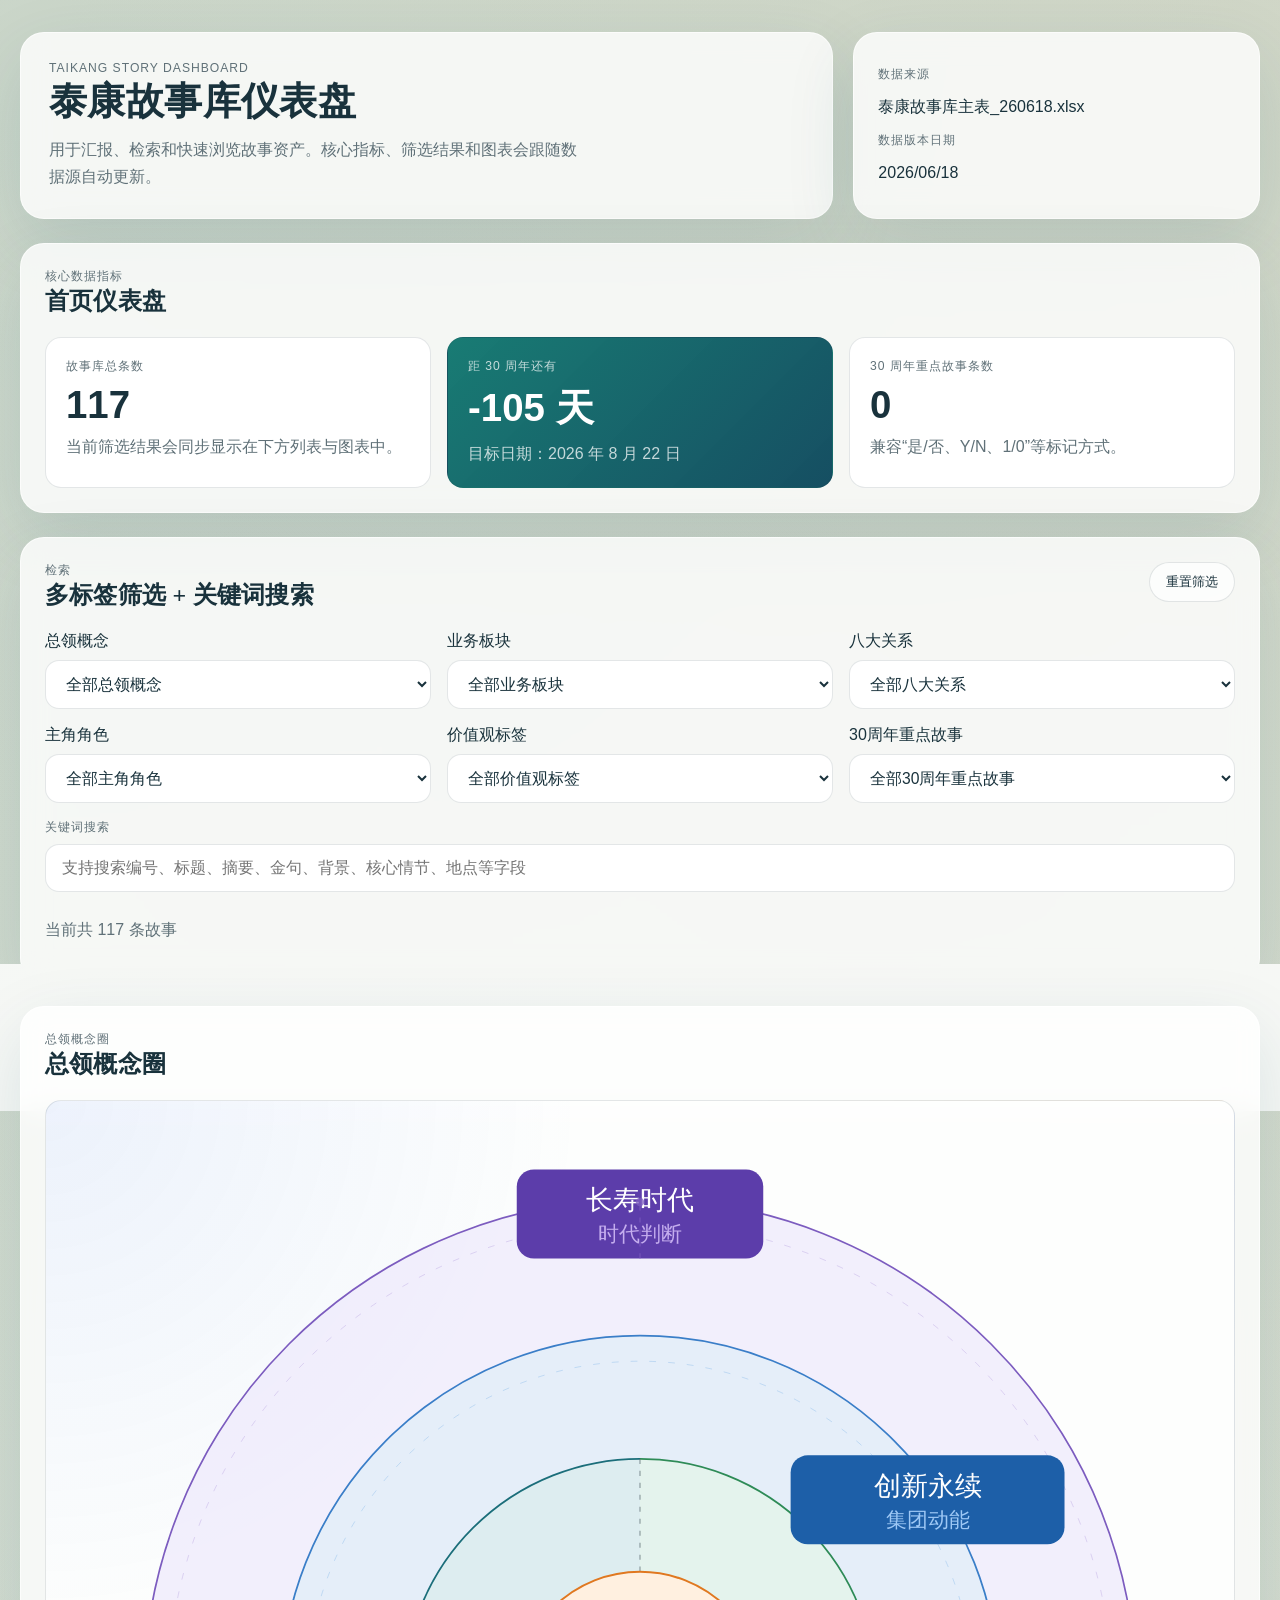
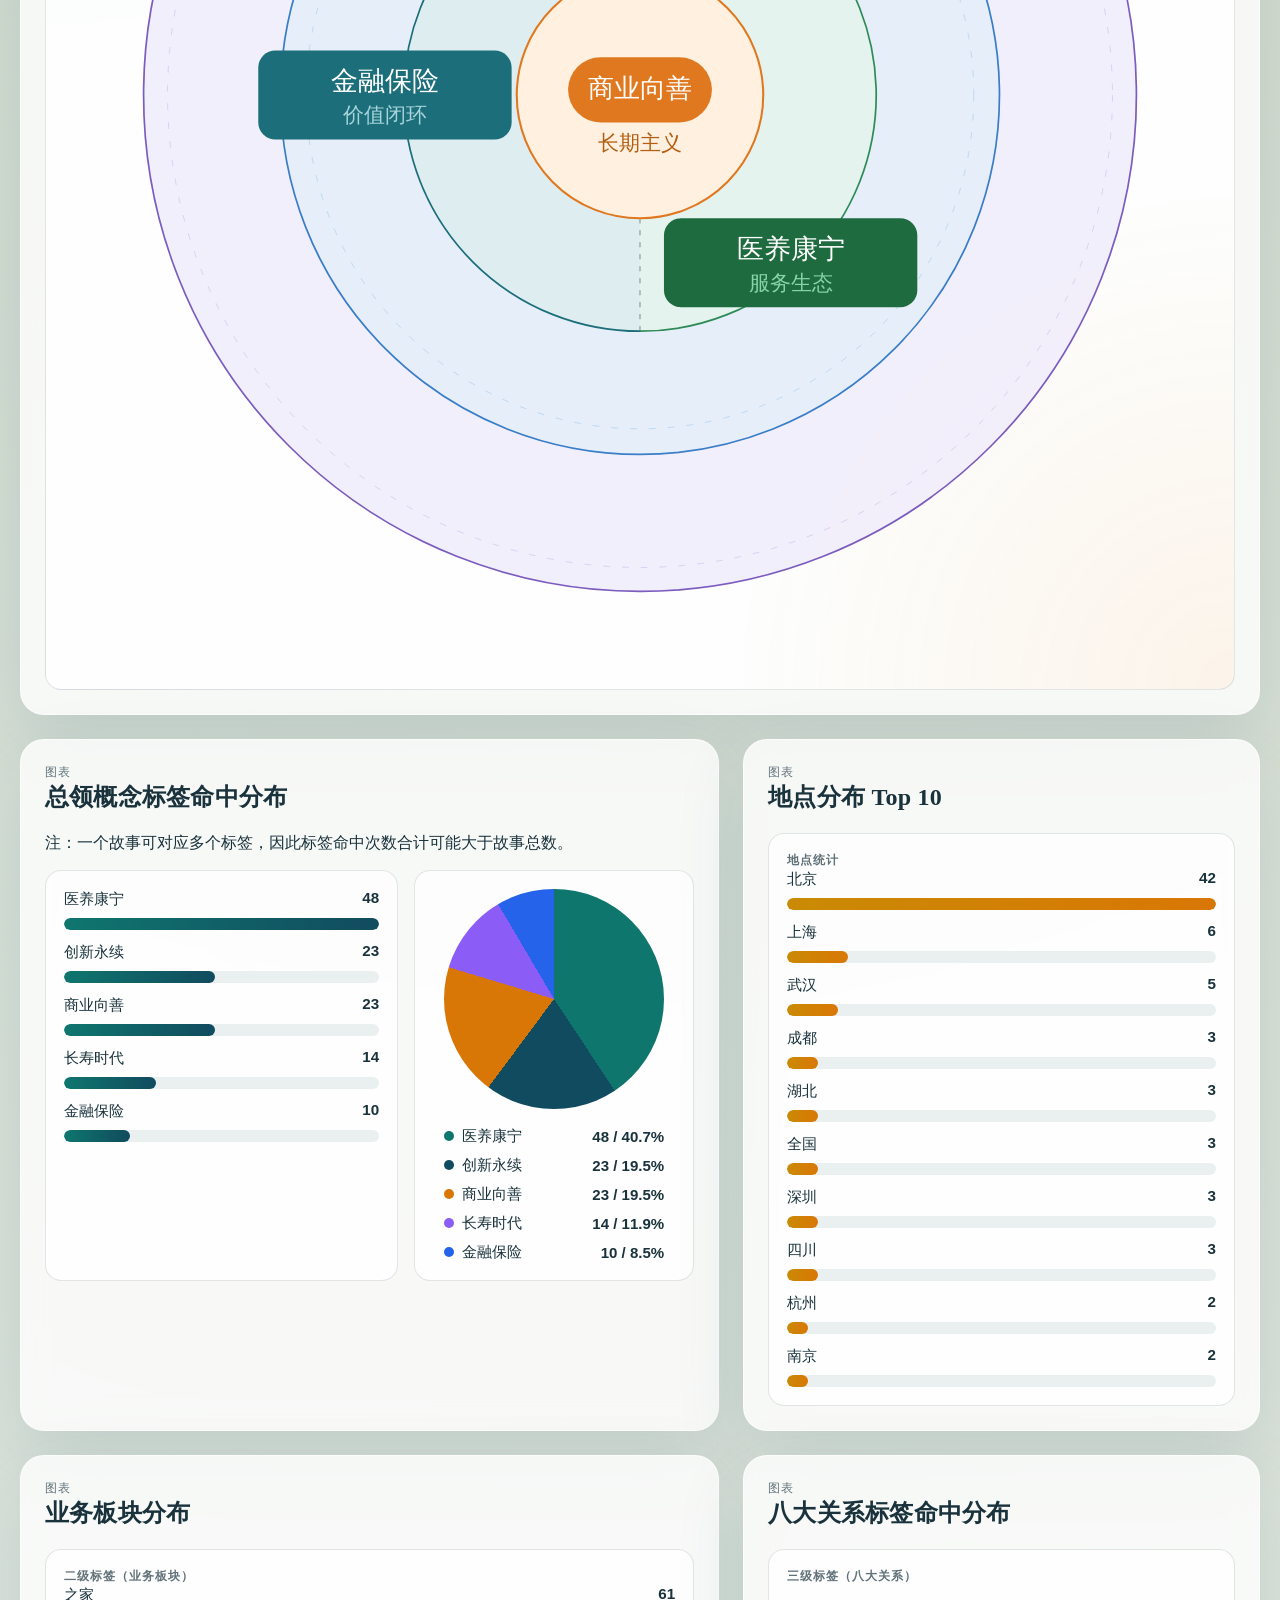
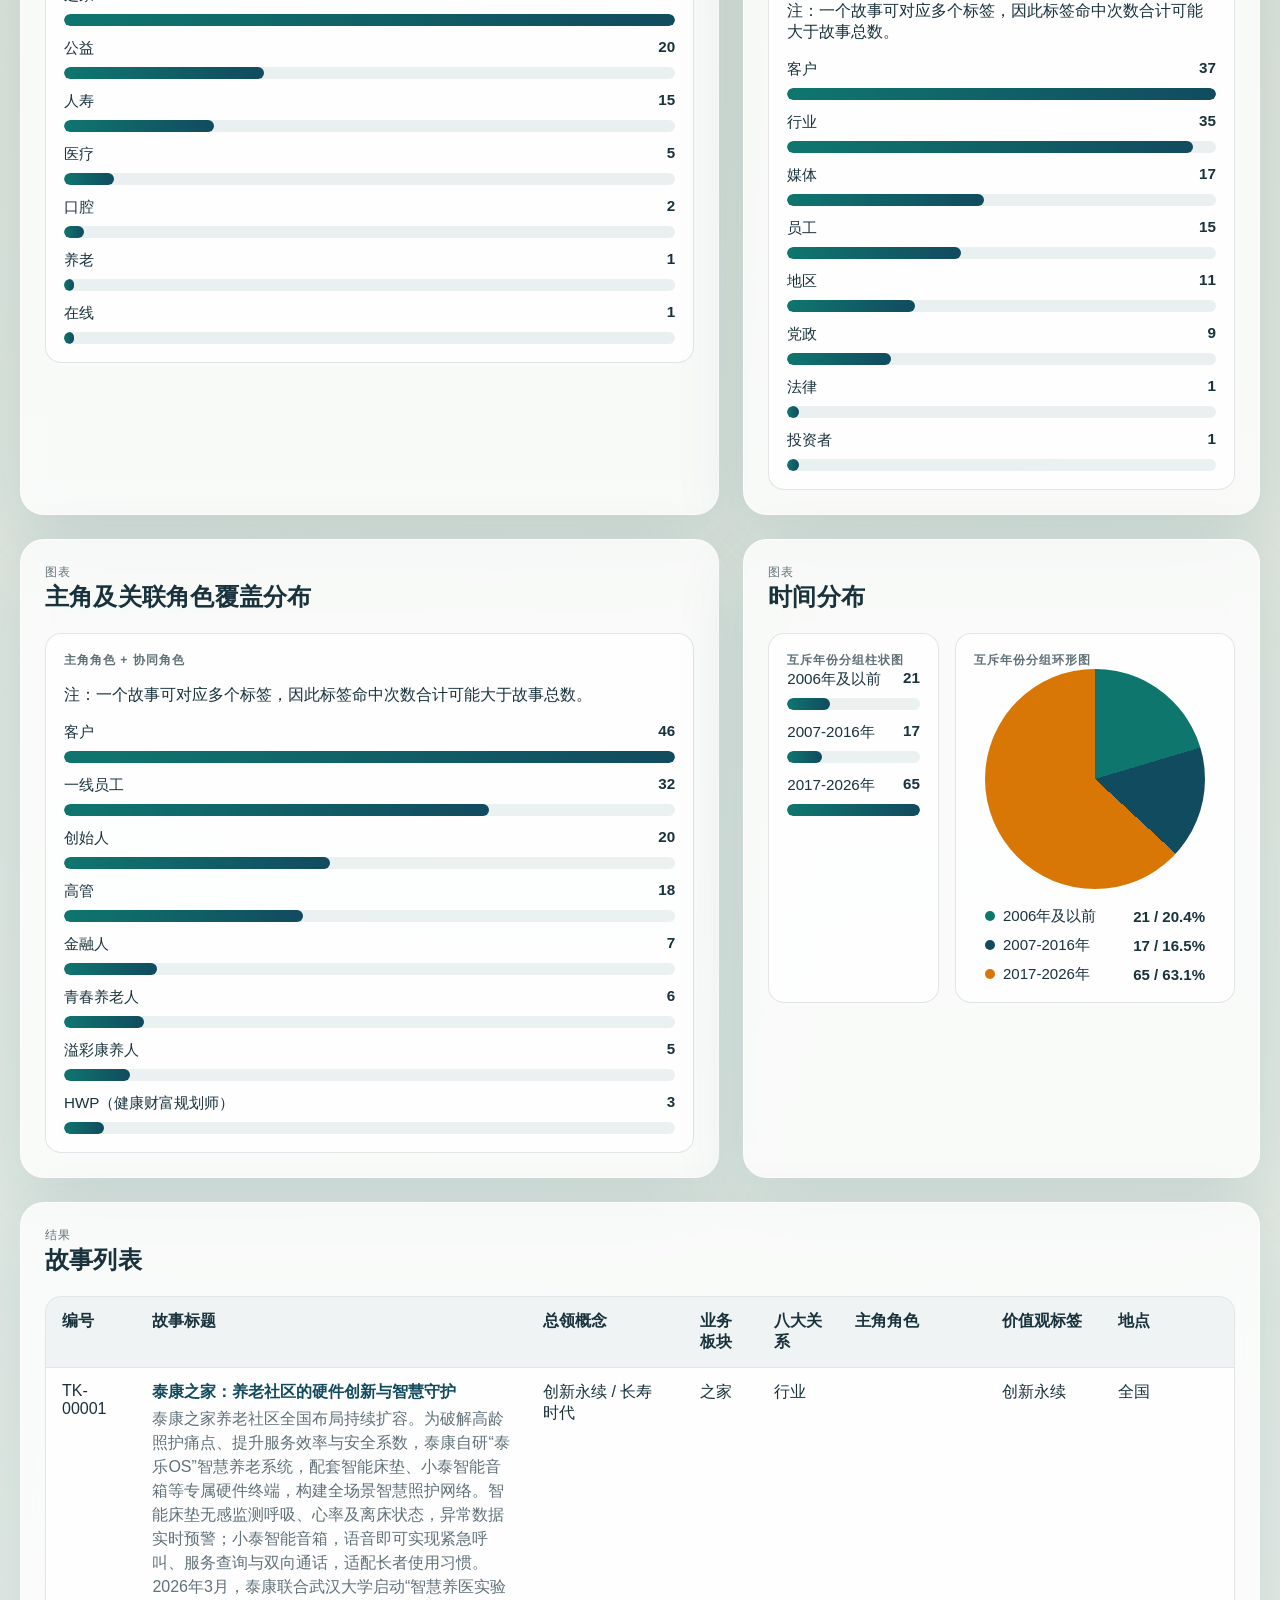
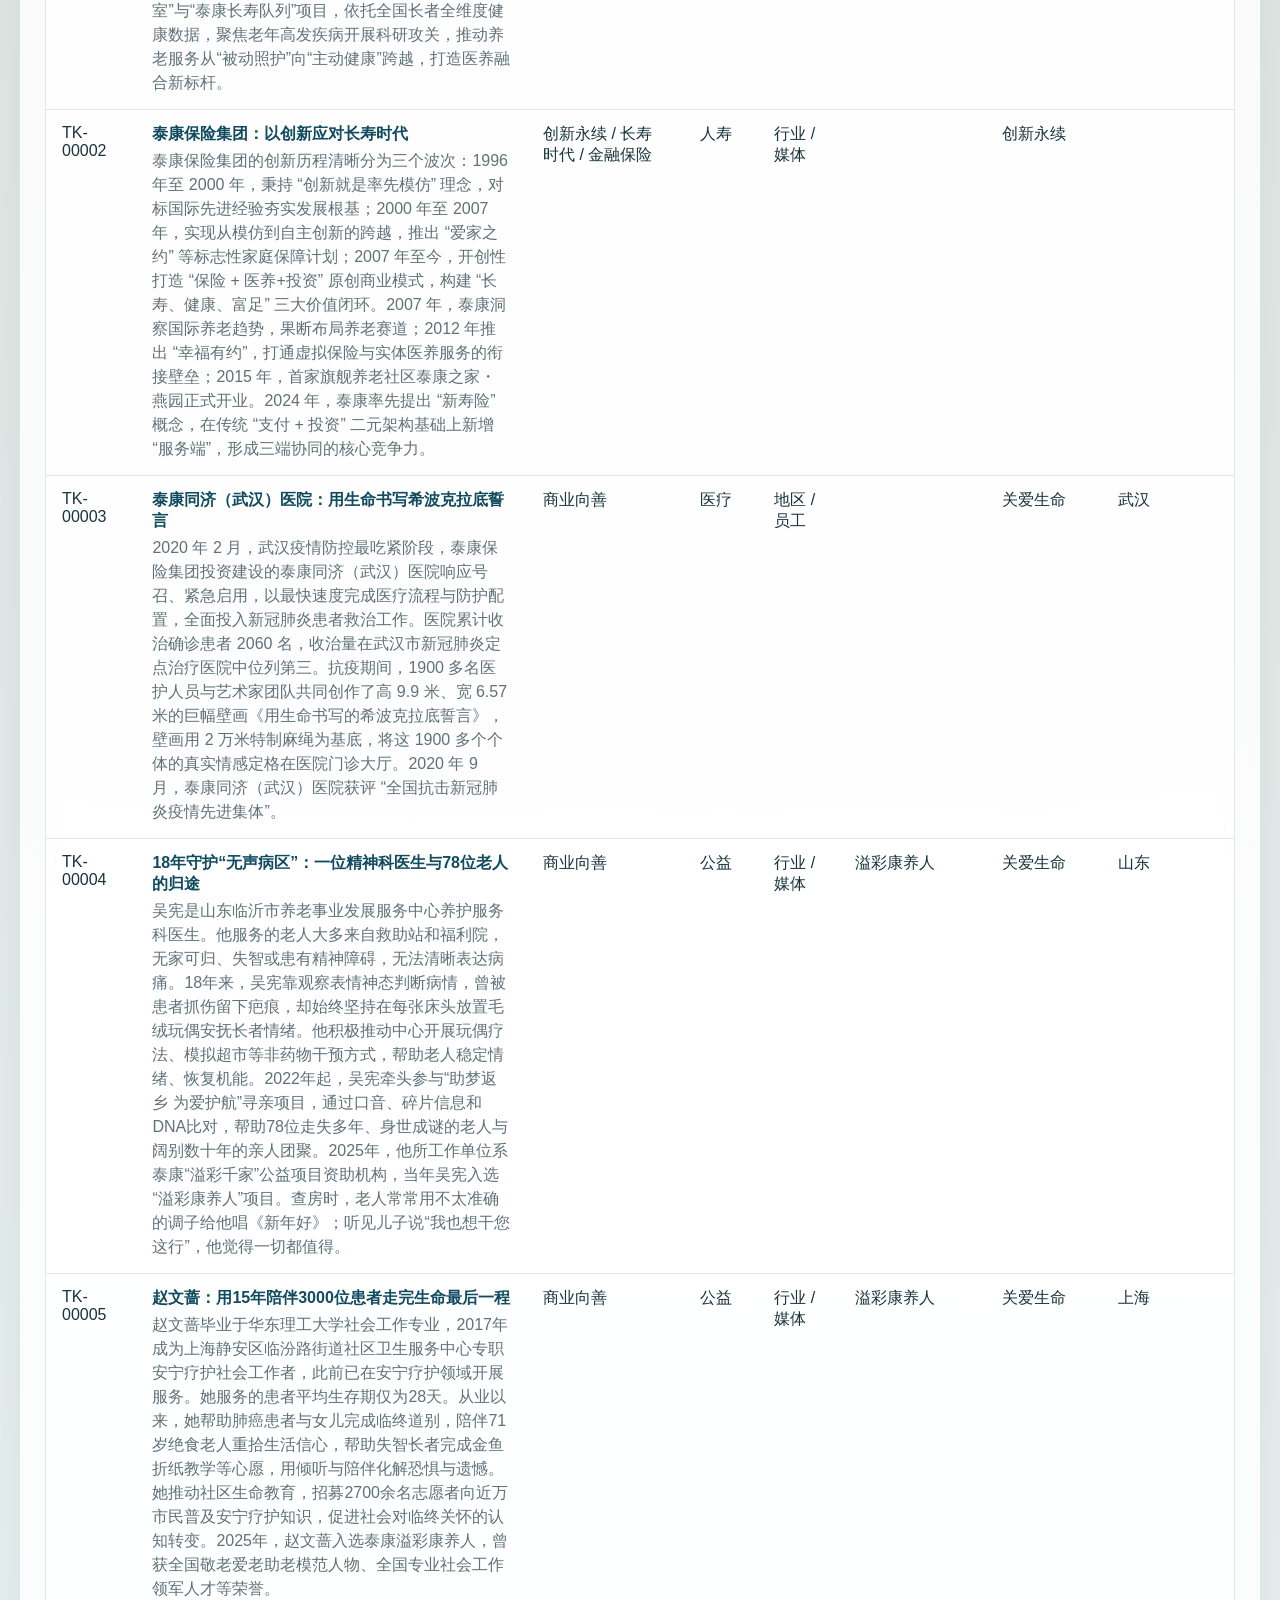
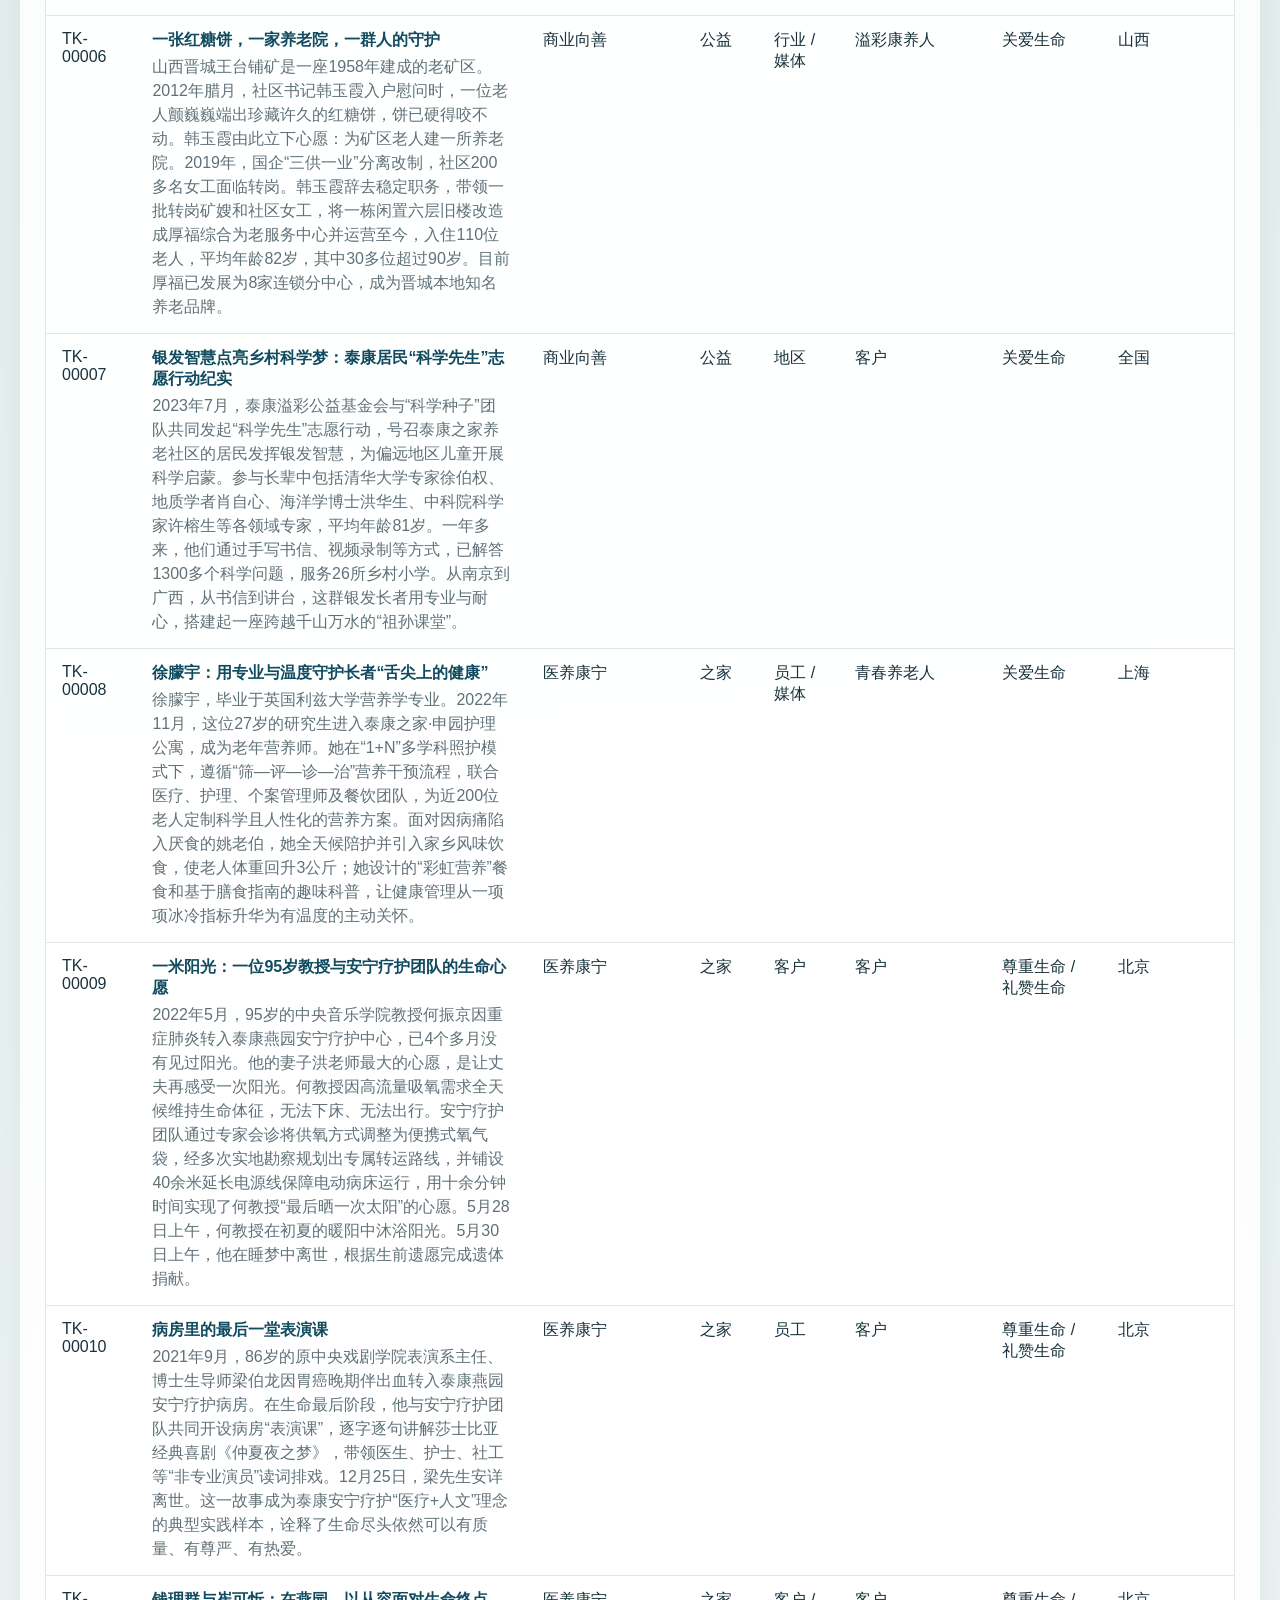
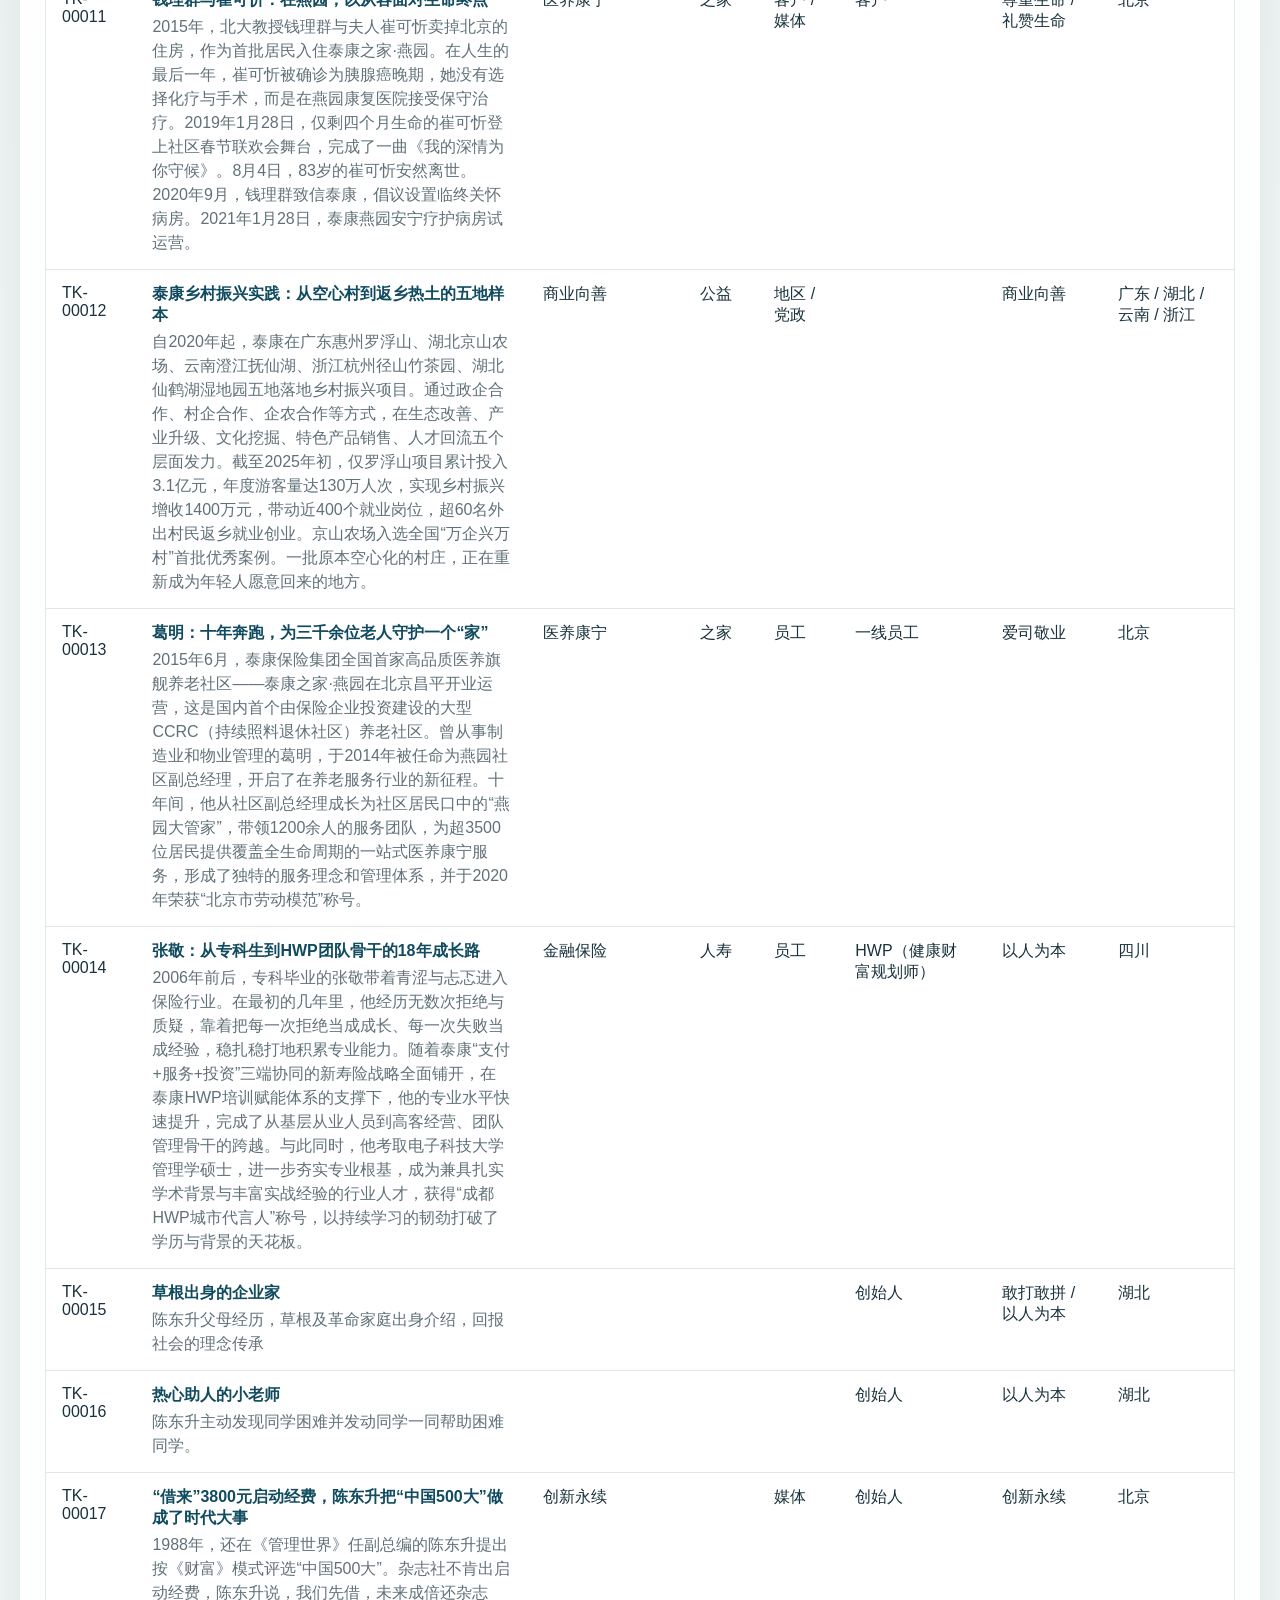
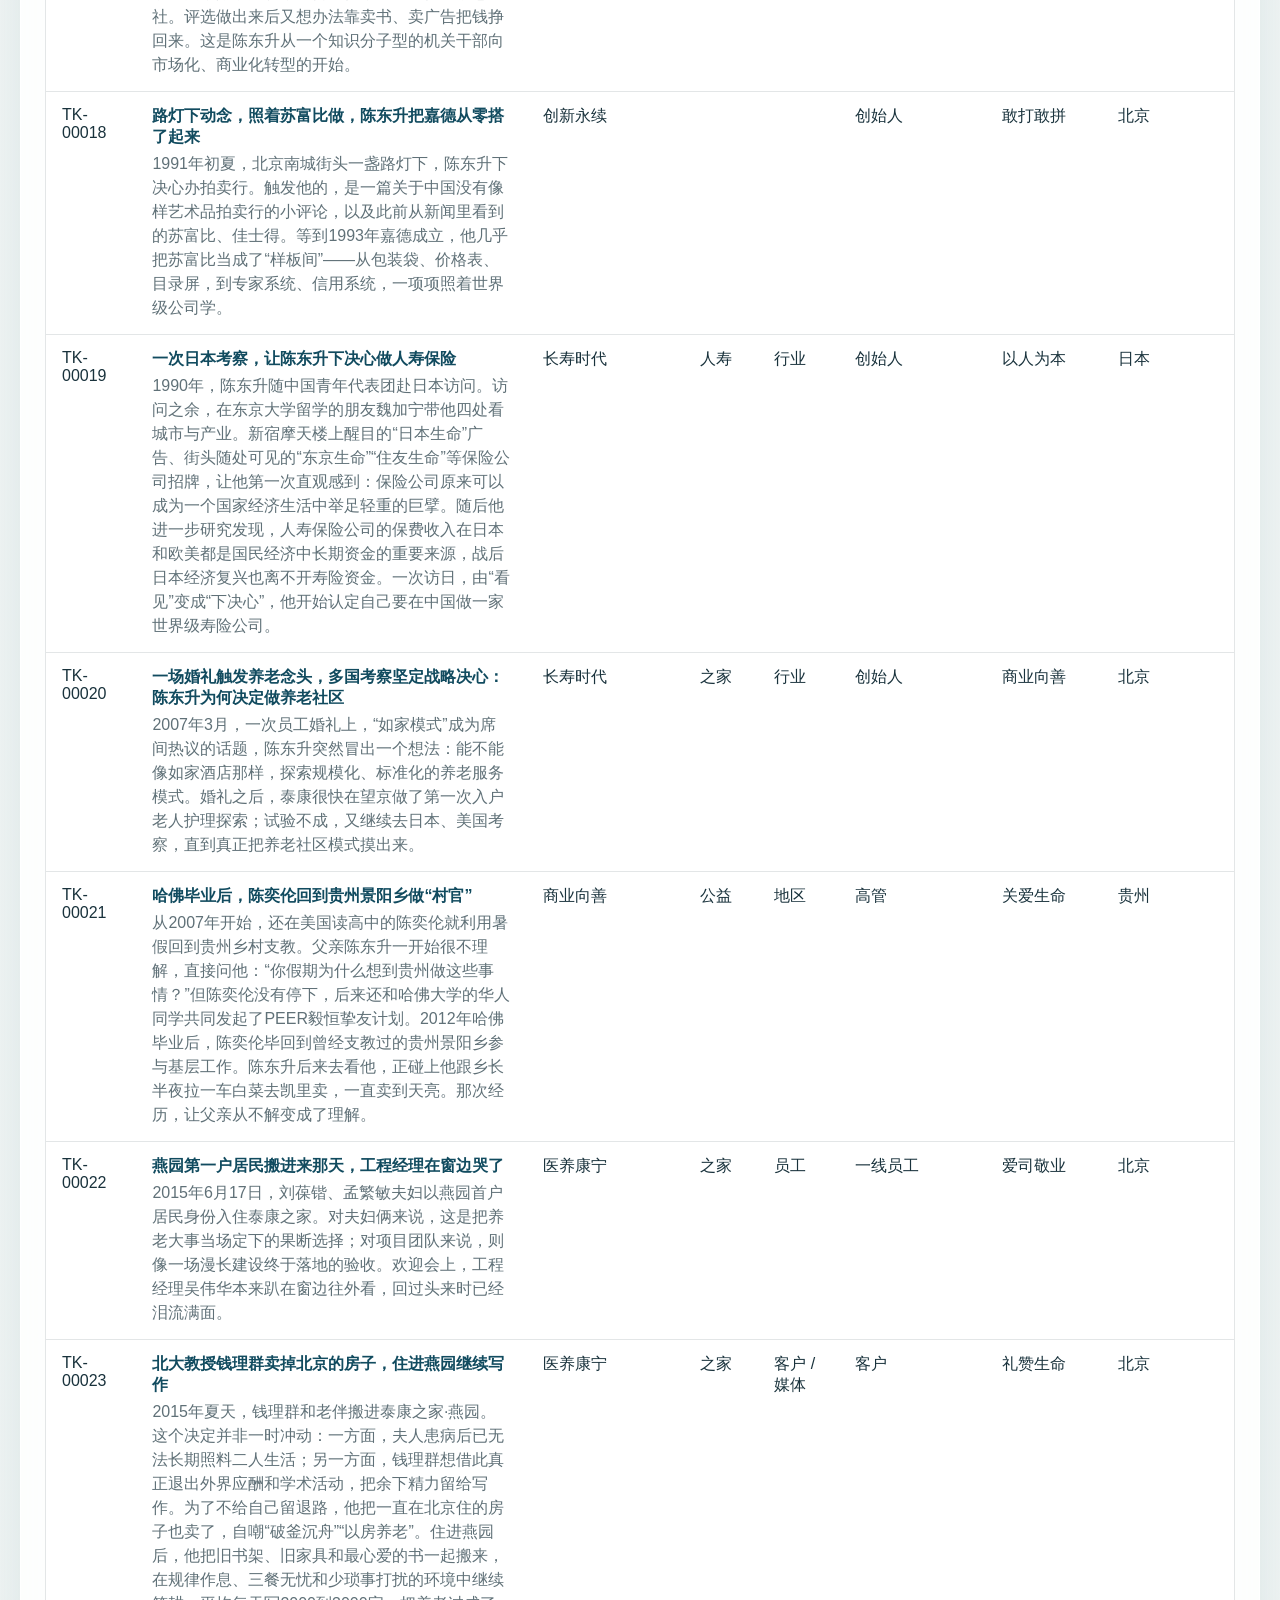
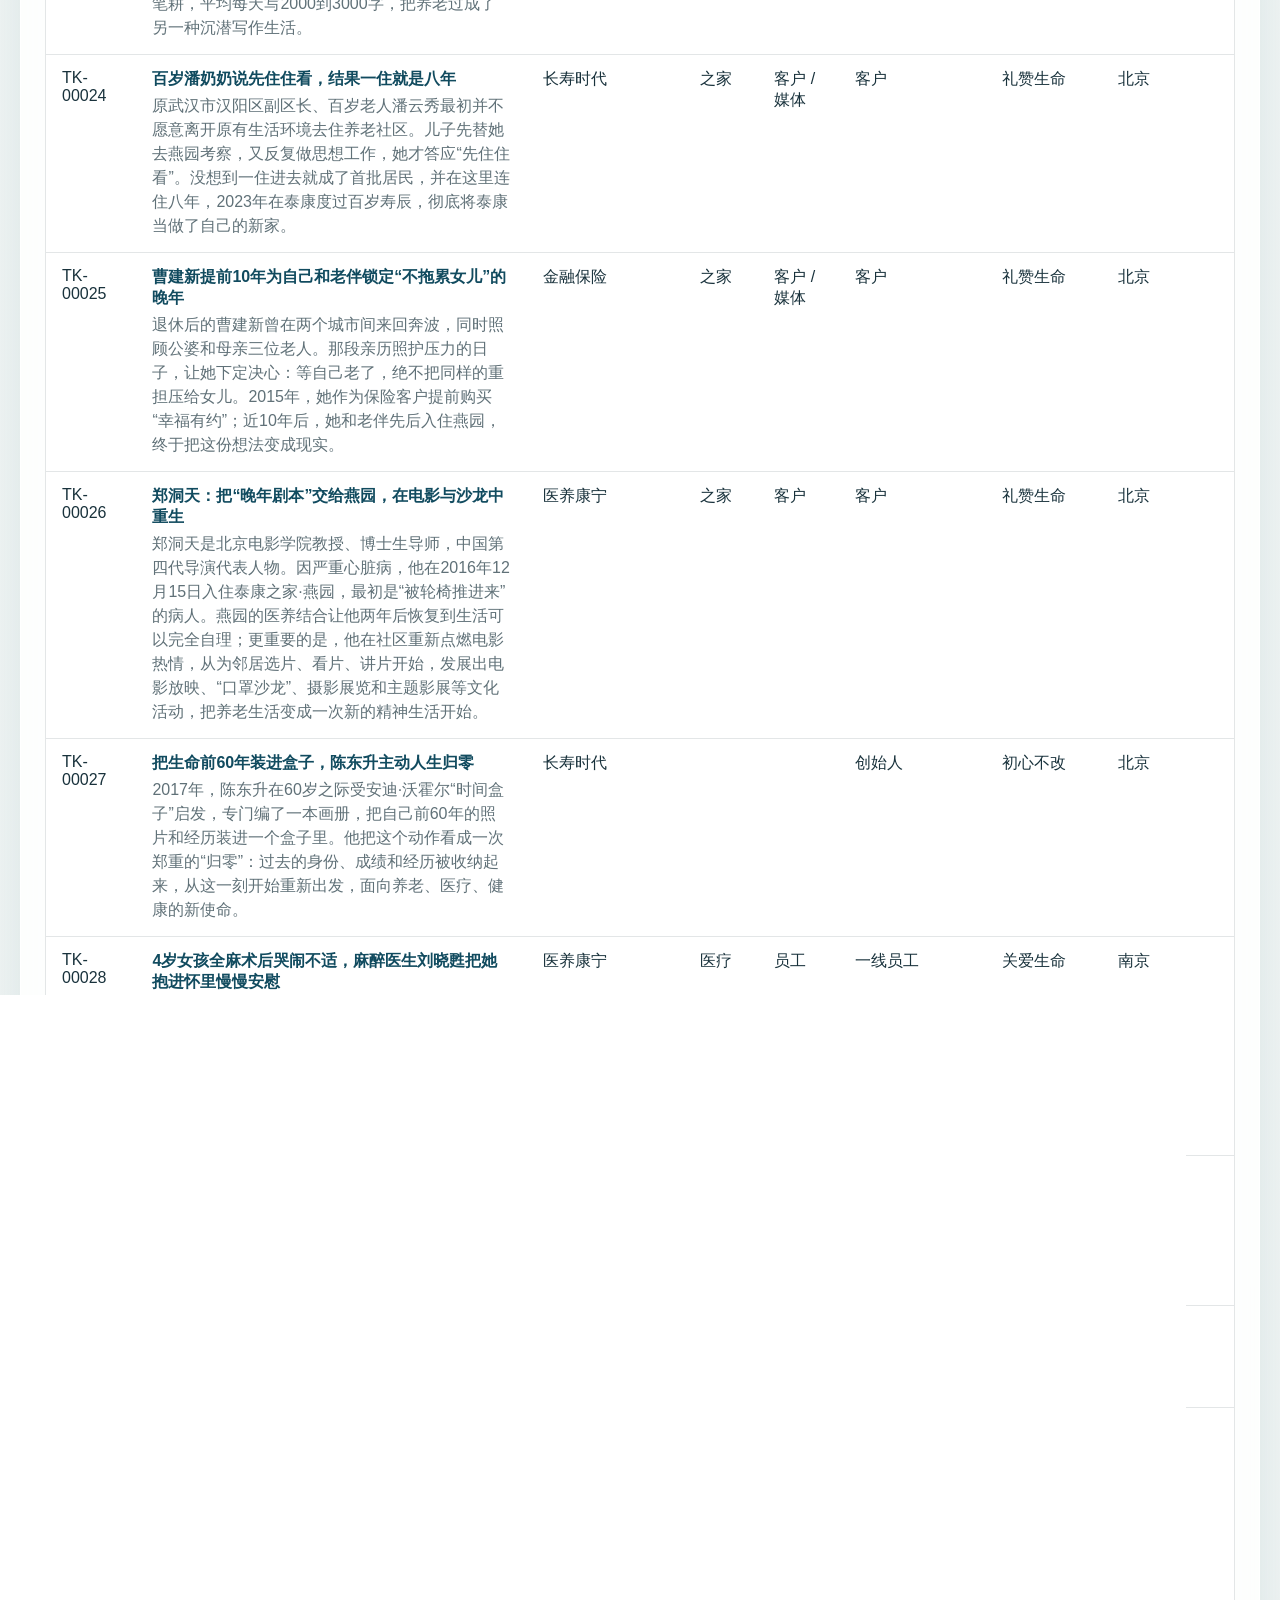
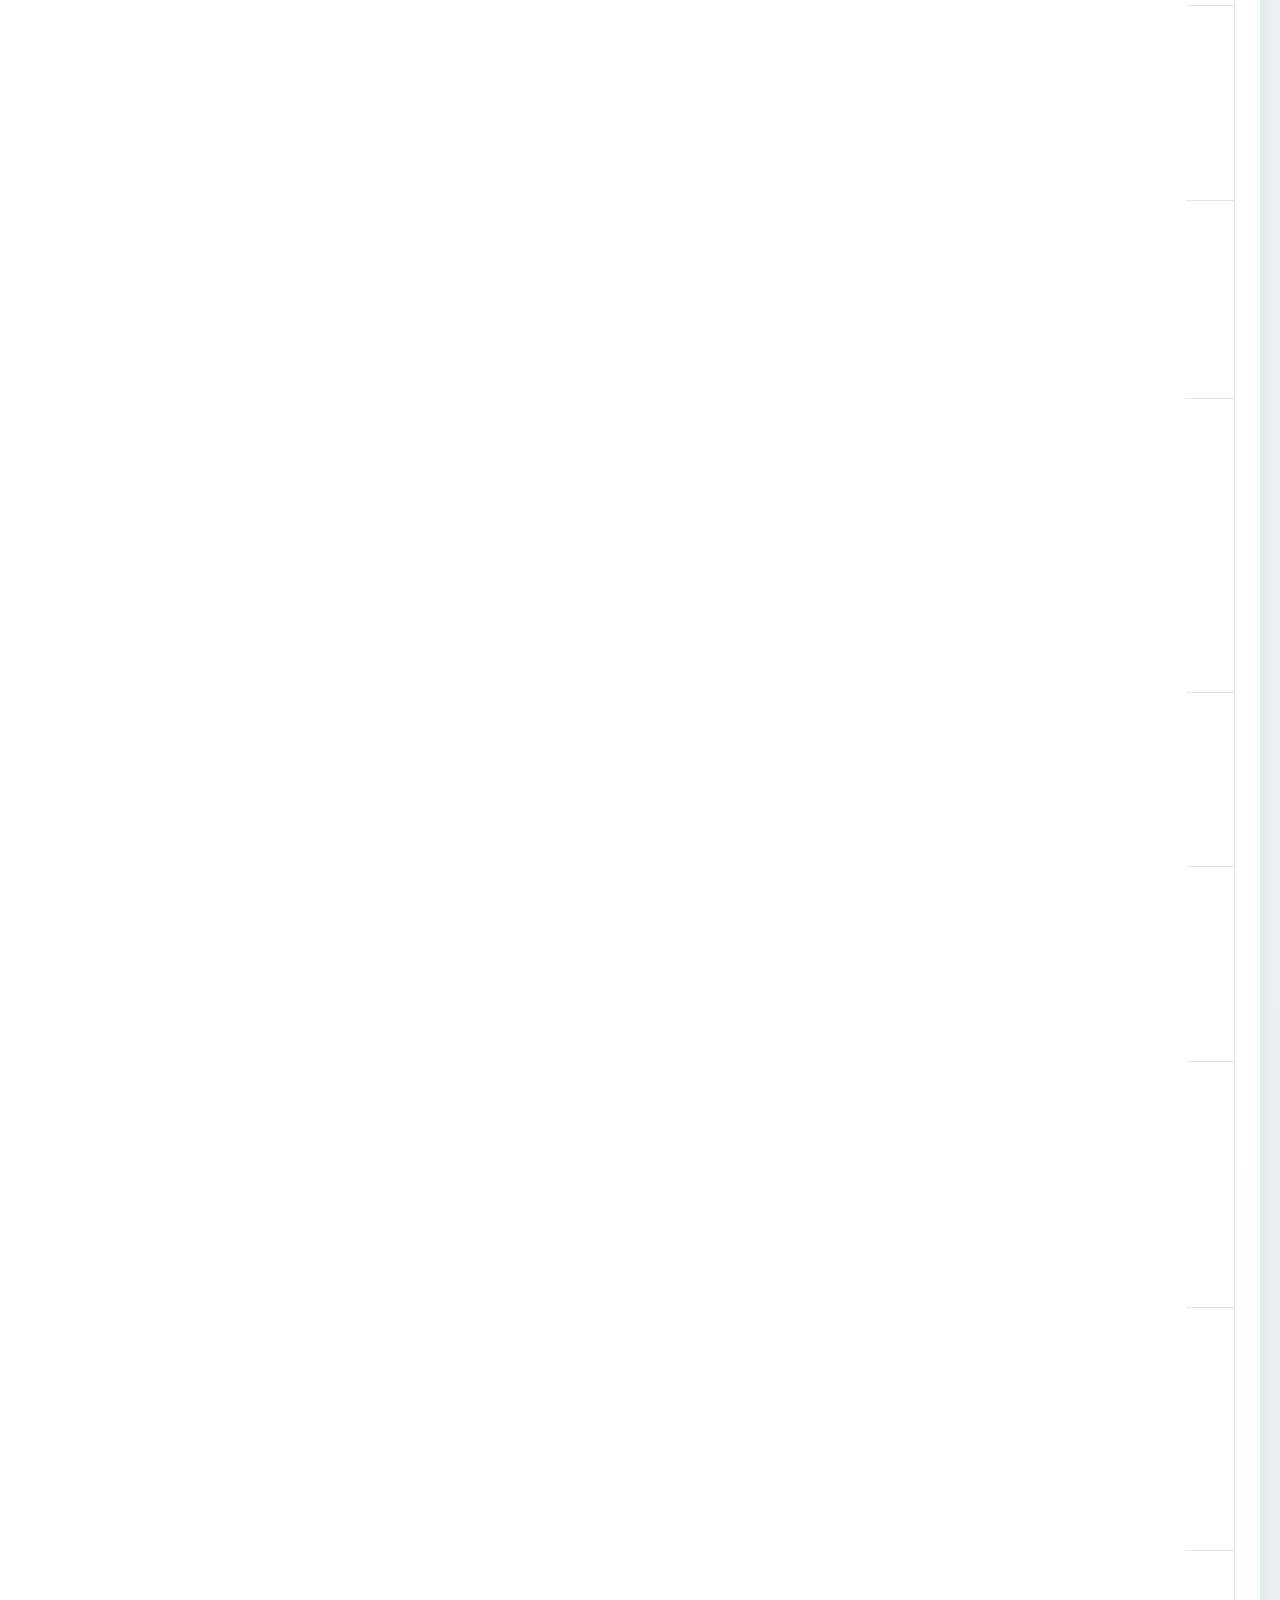
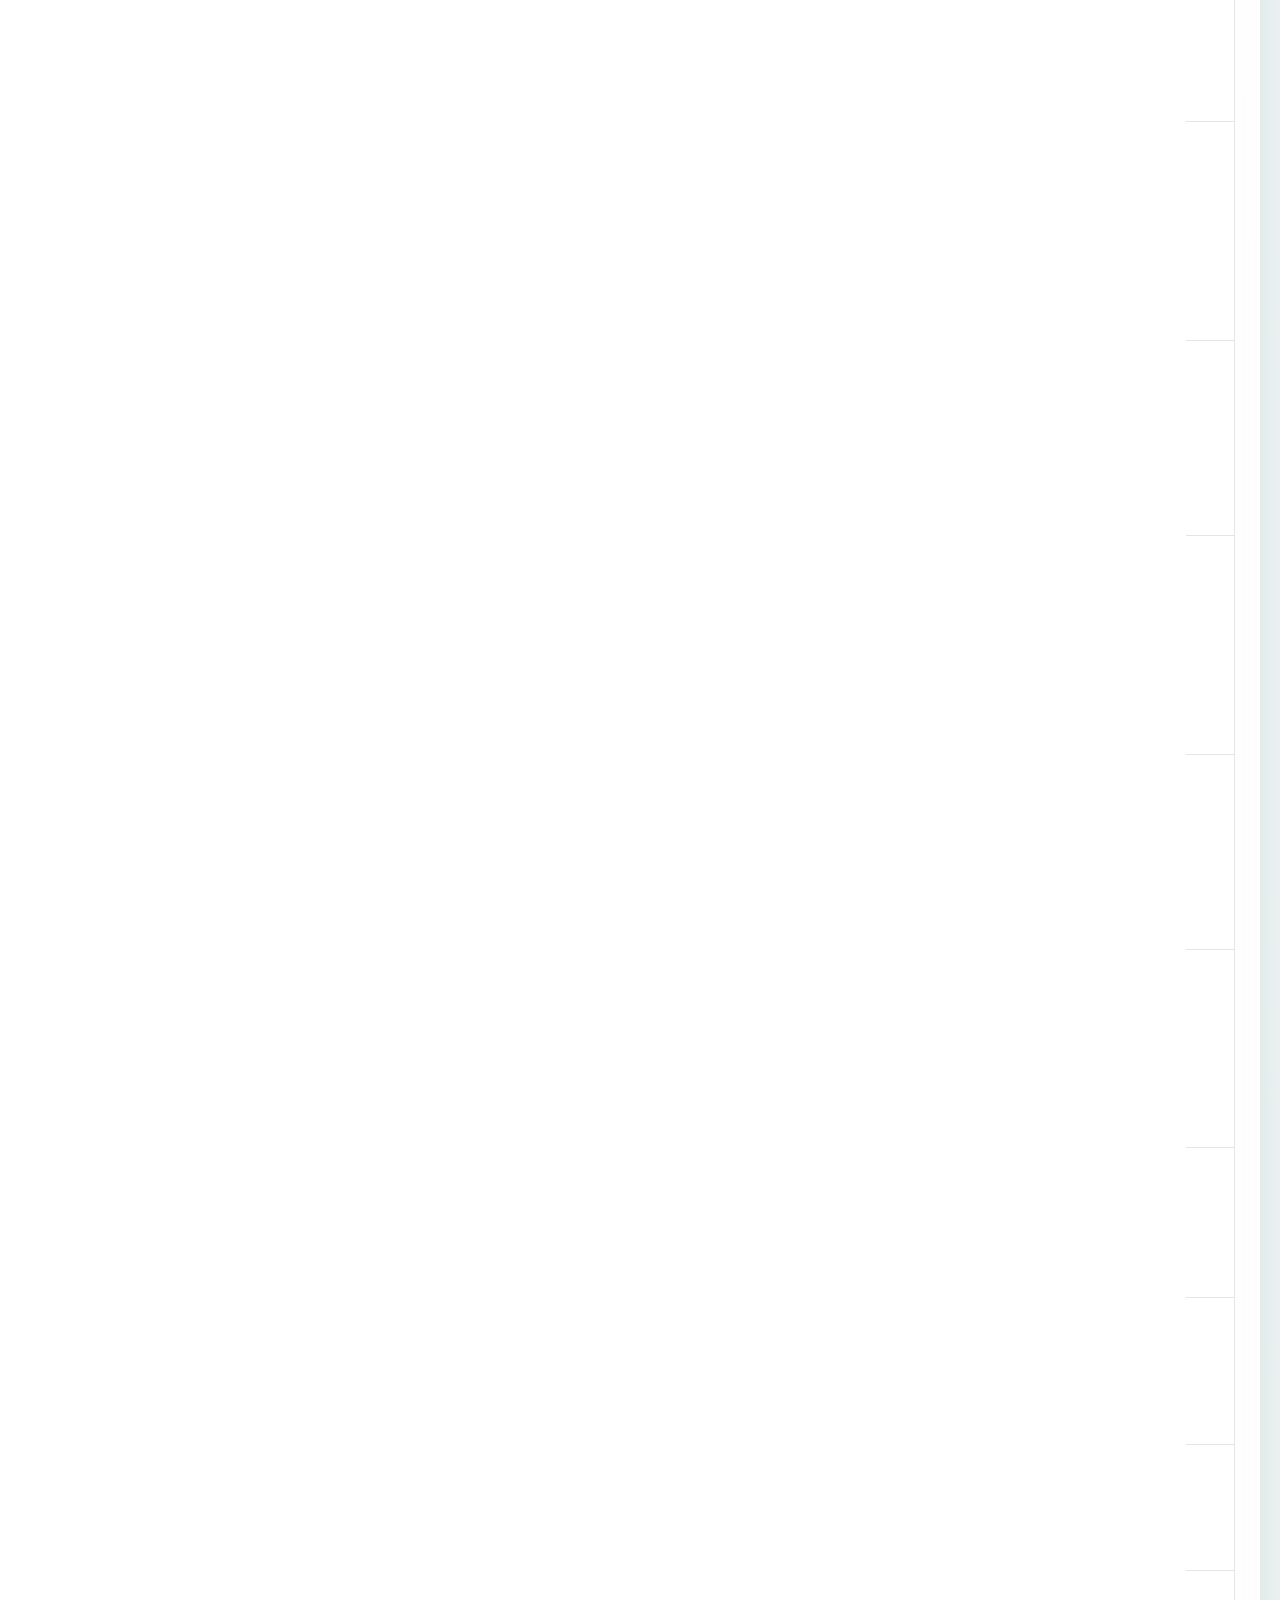
<file: index.html>
<!doctype html>
<html lang="zh-CN">
  <head>
    <meta charset="utf-8" />
    <meta name="viewport" content="width=device-width, initial-scale=1" />
    <title>泰康故事库仪表盘</title>
    <link rel="stylesheet" href="./assets/styles.css" />
  </head>
  <body>
    <div class="page-shell">
      <header class="hero">
        <div class="hero-copy">
          <p class="eyebrow">TaiKang Story Dashboard</p>
          <h1>泰康故事库仪表盘</h1>
          <p class="hero-text">
            用于汇报、检索和快速浏览故事资产。核心指标、筛选结果和图表会跟随数据源自动更新。
          </p>
        </div>
        <div class="hero-meta card">
          <p class="meta-label">数据来源</p>
          <p class="meta-value" id="source-file">-</p>
          <p class="meta-label">数据版本日期</p>
          <p class="meta-value" id="generated-at">-</p>
        </div>
      </header>

      <main class="layout">
        <section class="panel">
          <div class="section-head">
            <div>
              <p class="section-kicker">核心数据指标</p>
              <h2>首页仪表盘</h2>
            </div>
          </div>
          <div class="metrics-grid">
            <article class="metric-card">
              <p class="metric-label">故事库总条数</p>
              <p class="metric-value" id="metric-total">0</p>
              <p class="metric-footnote">当前筛选结果会同步显示在下方列表与图表中。</p>
            </article>
            <article class="metric-card accent-card">
              <p class="metric-label">距 30 周年还有</p>
              <p class="metric-value" id="metric-countdown">0</p>
              <p class="metric-footnote">目标日期：2026 年 8 月 22 日</p>
            </article>
            <article class="metric-card">
              <p class="metric-label">30 周年重点故事条数</p>
              <p class="metric-value" id="metric-key-stories">0</p>
              <p class="metric-footnote">兼容“是/否、Y/N、1/0”等标记方式。</p>
            </article>
          </div>
        </section>

        <section class="panel">
          <div class="section-head">
            <div>
              <p class="section-kicker">检索</p>
              <h2>多标签筛选 + 关键词搜索</h2>
            </div>
            <button class="ghost-button" id="reset-filters" type="button">重置筛选</button>
          </div>
          <div class="filters-grid" id="filters-grid"></div>
          <label class="search-box" for="keyword-input">
            <span>关键词搜索</span>
            <input
              id="keyword-input"
              type="search"
              placeholder="支持搜索编号、标题、摘要、金句、背景、核心情节、地点等字段"
            />
          </label>
          <div class="result-bar">
            <p id="result-summary">共 0 条</p>
          </div>
        </section>

        <section class="panel strategy-ring-panel">
          <div class="section-head">
            <div>
              <p class="section-kicker">总领概念圈</p>
              <h2>总领概念圈</h2>
            </div>
          </div>
          <div class="strategy-ring-wrap">
            <img class="strategy-ring-svg" src="./assets/longevity_strategy_rings_v9.svg" alt="泰康总领概念圈" />
          </div>
        </section>

        <section class="analysis-layout">
          <article class="panel">
            <div class="section-head">
              <div>
                <p class="section-kicker">图表</p>
                <h2>总领概念标签命中分布</h2>
              </div>
            </div>
            <p class="chart-note">注：一个故事可对应多个标签，因此标签命中次数合计可能大于故事总数。</p>
            <div class="chart-stack">
              <div class="chart-card">
                <div id="strategic-bar-chart" class="bar-chart"></div>
              </div>
              <div class="chart-card">
                <div id="strategic-pie-chart" class="pie-chart"></div>
              </div>
            </div>
          </article>

          <article class="panel">
            <div class="section-head">
              <div>
                <p class="section-kicker">图表</p>
                <h2>地点分布 Top 10</h2>
              </div>
            </div>
            <div class="chart-card">
              <h3>地点统计</h3>
              <div id="location-bar-chart" class="bar-chart"></div>
            </div>
          </article>

          <article class="panel">
            <div class="section-head">
              <div>
                <p class="section-kicker">图表</p>
                <h2>业务板块分布</h2>
              </div>
            </div>
            <div class="chart-card">
              <h3>二级标签（业务板块）</h3>
              <div id="business-bar-chart" class="bar-chart"></div>
            </div>
          </article>

          <article class="panel">
            <div class="section-head">
              <div>
                <p class="section-kicker">图表</p>
                <h2>八大关系标签命中分布</h2>
              </div>
            </div>
            <div class="chart-card">
              <h3>三级标签（八大关系）</h3>
              <p class="chart-note">注：一个故事可对应多个标签，因此标签命中次数合计可能大于故事总数。</p>
              <div id="relation-bar-chart" class="bar-chart"></div>
            </div>
          </article>

          <article class="panel">
            <div class="section-head">
              <div>
                <p class="section-kicker">图表</p>
                <h2>主角及关联角色覆盖分布</h2>
              </div>
            </div>
            <div class="chart-card">
              <h3>主角角色 + 协同角色</h3>
              <p class="chart-note">注：一个故事可对应多个标签，因此标签命中次数合计可能大于故事总数。</p>
              <div id="role-bar-chart" class="bar-chart"></div>
            </div>
          </article>

          <article class="panel">
            <div class="section-head">
              <div>
                <p class="section-kicker">图表</p>
                <h2>时间分布</h2>
              </div>
            </div>
            <div class="chart-stack">
              <div class="chart-card">
                <h3>互斥年份分组柱状图</h3>
                <div id="time-bar-chart" class="bar-chart"></div>
              </div>
              <div class="chart-card">
                <h3>互斥年份分组环形图</h3>
                <div id="time-pie-chart" class="pie-chart"></div>
              </div>
            </div>
          </article>
        </section>

        <section class="panel">
          <div class="section-head">
            <div>
              <p class="section-kicker">结果</p>
              <h2>故事列表</h2>
            </div>
          </div>
          <div class="table-wrap">
            <table>
              <thead>
                <tr>
                  <th>编号</th>
                  <th>故事标题</th>
                  <th>总领概念</th>
                  <th>业务板块</th>
                  <th>八大关系</th>
                  <th>主角角色</th>
                  <th>价值观标签</th>
                  <th>地点</th>
                </tr>
              </thead>
              <tbody id="story-table-body"></tbody>
            </table>
          </div>
        </section>
      </main>
    </div>

    <script src="./data/story-data.js?v=20260618-4"></script>
    <script src="./assets/app.js?v=20260618-4"></script>
  </body>
</html>
</file>
<file: assets/styles.css>
:root {
  --bg: #eef3f1;
  --panel: rgba(255, 255, 255, 0.8);
  --panel-strong: #ffffff;
  --ink: #19323c;
  --muted: #607178;
  --line: rgba(25, 50, 60, 0.12);
  --brand: #0f766e;
  --brand-deep: #114b5f;
  --accent: #d97706;
  --soft-blue: #dbeafe;
  --soft-blue-line: #2563eb;
  --soft-blue-text: #163c7a;
  --soft-green: #dff4ec;
  --soft-green-line: #0f766e;
  --soft-green-text: #0a5b54;
  --soft-indigo: #ede9fe;
  --soft-indigo-line: #6d28d9;
  --soft-indigo-text: #4c1d95;
  --soft-amber: #fce8c7;
  --soft-amber-line: #b45309;
  --soft-amber-text: #7c3f05;
  --ring-line: rgba(25, 50, 60, 0.36);
  --shadow: 0 24px 70px rgba(17, 75, 95, 0.12);
  --radius: 24px;
  --radius-sm: 16px;
  --max: 1320px;
}

* {
  box-sizing: border-box;
}

body {
  margin: 0;
  font-family: "PingFang SC", "Noto Sans SC", "Microsoft YaHei", sans-serif;
  color: var(--ink);
  background:
    radial-gradient(circle at top left, rgba(15, 118, 110, 0.18), transparent 28%),
    radial-gradient(circle at top right, rgba(217, 119, 6, 0.14), transparent 22%),
    linear-gradient(180deg, #f7faf9 0%, var(--bg) 100%);
}

.page-shell {
  max-width: var(--max);
  margin: 0 auto;
  padding: 32px 20px 56px;
}

.hero {
  display: grid;
  grid-template-columns: minmax(0, 1.6fr) minmax(260px, 0.8fr);
  gap: 20px;
  margin-bottom: 24px;
}

.hero-copy,
.card,
.panel {
  backdrop-filter: blur(14px);
  background: var(--panel);
  border: 1px solid rgba(255, 255, 255, 0.65);
  box-shadow: var(--shadow);
  border-radius: var(--radius);
}

.hero-copy {
  padding: 28px;
}

.hero h1,
.section-head h2 {
  margin: 0;
  font-family: Georgia, "Times New Roman", serif;
  letter-spacing: 0.01em;
}

.hero h1 {
  font-size: clamp(2rem, 3vw, 3.6rem);
  line-height: 1.05;
  margin-top: 6px;
}

.eyebrow,
.section-kicker,
.meta-label,
.metric-label,
.chart-card h3,
.search-box span {
  text-transform: uppercase;
  letter-spacing: 0.08em;
  font-size: 0.76rem;
  color: var(--muted);
  margin: 0;
}

.hero-text {
  margin: 16px 0 0;
  max-width: 60ch;
  color: var(--muted);
  line-height: 1.65;
}

.hero-meta {
  padding: 24px;
  display: grid;
  align-content: center;
  gap: 12px;
}

.meta-value {
  margin: 0;
  font-size: 1rem;
  line-height: 1.55;
}

.layout,
.charts-grid,
.analysis-layout {
  display: grid;
  gap: 24px;
}

.panel {
  padding: 24px;
}

.section-head {
  display: flex;
  justify-content: space-between;
  gap: 12px;
  align-items: flex-start;
  margin-bottom: 20px;
}

.metrics-grid,
.filters-grid,
.chart-stack {
  display: grid;
  gap: 16px;
}

.metrics-grid {
  grid-template-columns: repeat(3, minmax(0, 1fr));
}

.metric-card {
  padding: 20px;
  border-radius: var(--radius-sm);
  background: var(--panel-strong);
  border: 1px solid var(--line);
}

.accent-card {
  background: linear-gradient(135deg, rgba(15, 118, 110, 0.96), rgba(17, 75, 95, 0.98));
  color: #fff;
}

.accent-card .metric-label,
.accent-card .metric-footnote {
  color: rgba(255, 255, 255, 0.75);
}

.metric-value {
  margin: 8px 0;
  font-size: clamp(2rem, 3vw, 3.2rem);
  font-weight: 700;
}

.metric-footnote {
  margin: 0;
  color: var(--muted);
  line-height: 1.55;
}

.filters-grid {
  grid-template-columns: repeat(3, minmax(0, 1fr));
}

.filter-field,
.search-box {
  display: grid;
  gap: 8px;
}

select,
input {
  width: 100%;
  border: 1px solid var(--line);
  border-radius: 14px;
  background: var(--panel-strong);
  color: var(--ink);
  padding: 14px 16px;
  font-size: 0.98rem;
  outline: none;
}

select:focus,
input:focus {
  border-color: rgba(15, 118, 110, 0.6);
  box-shadow: 0 0 0 4px rgba(15, 118, 110, 0.12);
}

.search-box {
  margin-top: 16px;
}

.ghost-button {
  border: 1px solid var(--line);
  background: rgba(255, 255, 255, 0.7);
  color: var(--ink);
  border-radius: 999px;
  padding: 10px 16px;
  cursor: pointer;
}

.result-bar {
  margin-top: 12px;
  display: flex;
  justify-content: space-between;
  align-items: center;
  color: var(--muted);
}

.tag-toolbar {
  display: grid;
  gap: 10px;
  justify-items: end;
}

.toolbar-actions {
  display: flex;
  gap: 10px;
  flex-wrap: wrap;
  justify-content: flex-end;
}

.toolbar-note {
  margin: 0;
  color: var(--muted);
  font-size: 0.92rem;
}

.charts-grid,
.analysis-layout {
  grid-template-columns: 1.15fr 0.85fr;
}

.chart-stack {
  grid-template-columns: minmax(0, 1.2fr) minmax(280px, 0.8fr);
}

.chart-card {
  border: 1px solid var(--line);
  border-radius: var(--radius-sm);
  padding: 18px;
  background: rgba(255, 255, 255, 0.7);
}

.strategy-ring-panel {
  overflow: hidden;
}

.strategy-ring-wrap {
  border: 1px solid var(--line);
  border-radius: var(--radius-sm);
  background:
    radial-gradient(circle at top left, rgba(37, 99, 235, 0.08), transparent 32%),
    radial-gradient(circle at bottom right, rgba(217, 119, 6, 0.08), transparent 30%),
    rgba(255, 255, 255, 0.76);
  padding: 12px;
}

.strategy-ring-svg {
  width: 100%;
  height: auto;
  display: block;
  font-family: "PingFang SC", "Noto Sans SC", "Microsoft YaHei", sans-serif;
}

.strategy-ring-svg text {
  letter-spacing: 0.01em;
}

.ring-age {
  fill: var(--soft-blue);
  stroke: var(--soft-blue-line);
  stroke-width: 1;
}

.ring-age-title {
  fill: var(--soft-blue-text);
  font-size: 17px;
  font-weight: 600;
}

.ring-age-sub {
  fill: var(--soft-blue-line);
  font-size: 12px;
}

.ring-shell {
  stroke: rgba(25, 50, 60, 0.45);
  stroke-width: 1;
  stroke-dasharray: 6 4;
}

.ring-shell-label {
  fill: var(--muted);
  font-size: 12px;
}

.ring-care {
  fill: var(--soft-green);
  stroke: var(--soft-green-line);
  stroke-width: 1;
}

.ring-care-title {
  fill: var(--soft-green-text);
  font-size: 14px;
  font-weight: 600;
}

.ring-care-sub {
  fill: var(--soft-green-line);
  font-size: 12px;
}

.ring-insurance {
  fill: var(--soft-indigo);
  stroke: var(--soft-indigo-line);
  stroke-width: 1;
}

.ring-insurance-title {
  fill: var(--soft-indigo-text);
  font-size: 14px;
  font-weight: 600;
}

.ring-insurance-sub {
  fill: var(--soft-indigo-line);
  font-size: 12px;
}

.ring-synergy {
  fill: #f7e2d8;
  stroke: #a54e2f;
  stroke-width: 1;
}

.ring-synergy-title {
  fill: #7f351a;
  font-size: 14px;
  font-weight: 600;
}

.ring-synergy-sub {
  fill: #a54e2f;
  font-size: 12px;
}

.ring-ground {
  fill: var(--soft-amber);
  stroke: var(--soft-amber-line);
  stroke-width: 1;
}

.ring-ground-title {
  fill: var(--soft-amber-text);
  font-size: 14px;
  font-weight: 600;
}

.ring-ground-sub {
  fill: var(--soft-amber-line);
  font-size: 12px;
}

.bar-chart {
  display: grid;
  gap: 12px;
}

.bar-row {
  display: grid;
  gap: 8px;
}

.bar-meta {
  display: flex;
  justify-content: space-between;
  gap: 12px;
  font-size: 0.95rem;
}

.bar-track {
  height: 12px;
  border-radius: 999px;
  background: rgba(17, 75, 95, 0.08);
  overflow: hidden;
}

.bar-fill {
  height: 100%;
  border-radius: inherit;
  background: linear-gradient(90deg, var(--brand), var(--brand-deep));
}

.bar-fill.location {
  background: linear-gradient(90deg, #ca8a04, var(--accent));
}

.pie-chart {
  min-height: 280px;
  display: grid;
  place-items: center;
  gap: 20px;
}

.pie-wrap {
  display: grid;
  gap: 18px;
  justify-items: center;
}

.pie-legend {
  display: grid;
  gap: 10px;
  width: 100%;
}

.legend-row {
  display: flex;
  justify-content: space-between;
  align-items: center;
  gap: 12px;
  font-size: 0.94rem;
}

.legend-label {
  display: inline-flex;
  align-items: center;
  gap: 8px;
}

.legend-dot {
  width: 10px;
  height: 10px;
  border-radius: 50%;
  display: inline-block;
}

.table-wrap {
  overflow: auto;
  border-radius: var(--radius-sm);
  border: 1px solid var(--line);
  background: rgba(255, 255, 255, 0.72);
}

table {
  width: 100%;
  border-collapse: collapse;
  min-width: 920px;
}

th,
td {
  text-align: left;
  padding: 14px 16px;
  border-bottom: 1px solid var(--line);
  vertical-align: top;
}

thead {
  background: rgba(17, 75, 95, 0.06);
}

tbody tr:hover {
  background: rgba(15, 118, 110, 0.05);
}

.story-title {
  font-weight: 600;
  margin-bottom: 4px;
}

.story-summary {
  color: var(--muted);
  line-height: 1.5;
  max-width: 52ch;
}

.story-title-link,
.inline-link {
  color: var(--brand-deep);
  text-decoration: none;
}

.story-title-link:hover,
.inline-link:hover {
  text-decoration: underline;
}

.hero-compact {
  align-items: stretch;
}

.story-cards-list {
  display: grid;
  gap: 18px;
}

.story-card {
  border: 1px solid var(--line);
  border-radius: var(--radius-sm);
  background: rgba(255, 255, 255, 0.76);
  padding: 22px;
  scroll-margin-top: 24px;
}

.story-card-header {
  display: flex;
  justify-content: space-between;
  gap: 12px;
  align-items: flex-start;
  margin-bottom: 14px;
}

.story-card-id {
  margin: 0;
  color: var(--muted);
  font-size: 0.92rem;
}

.story-card-title {
  margin: 6px 0 0;
  font-size: 1.35rem;
  font-family: Georgia, "Times New Roman", serif;
}

.story-card-tags {
  display: flex;
  flex-wrap: wrap;
  gap: 8px;
  justify-content: flex-end;
}

.story-tag {
  display: inline-flex;
  align-items: center;
  padding: 7px 10px;
  border-radius: 999px;
  background: rgba(17, 75, 95, 0.08);
  color: var(--brand-deep);
  font-size: 0.84rem;
}

.story-card-grid {
  display: grid;
  grid-template-columns: repeat(2, minmax(0, 1fr));
  gap: 14px 20px;
  margin-top: 14px;
}

.story-tag-editor {
  margin-top: 18px;
  padding: 18px;
  border-radius: var(--radius-sm);
  border: 1px solid var(--line);
  background: rgba(15, 118, 110, 0.05);
}

.story-tag-editor h3 {
  margin: 0 0 12px;
  font-size: 1rem;
}

.tag-editor-grid {
  display: grid;
  grid-template-columns: repeat(3, minmax(0, 1fr));
  gap: 12px;
}

.tag-editor-field {
  display: grid;
  gap: 6px;
}

.tag-editor-field label {
  color: var(--muted);
  font-size: 0.78rem;
  letter-spacing: 0.08em;
  text-transform: uppercase;
}

.tag-editor-hint {
  margin: 12px 0 0;
  color: var(--muted);
  font-size: 0.9rem;
}

.story-field {
  display: grid;
  gap: 6px;
}

.story-field.span-2 {
  grid-column: span 2;
}

.story-field-label {
  margin: 0;
  color: var(--muted);
  font-size: 0.78rem;
  letter-spacing: 0.08em;
  text-transform: uppercase;
}

.story-field-value {
  margin: 0;
  line-height: 1.7;
  white-space: pre-wrap;
  word-break: break-word;
}

.story-card-footer {
  margin-top: 16px;
  display: flex;
  justify-content: space-between;
  gap: 12px;
  align-items: center;
}

.story-source-link {
  color: var(--brand);
}

.story-original-block {
  border: 1px solid var(--line);
  border-radius: 12px;
  background: rgba(17, 75, 95, 0.03);
  padding: 10px 12px;
}

.story-original-block summary {
  cursor: pointer;
  color: var(--brand-deep);
  font-size: 0.92rem;
}

.story-original-text {
  margin-top: 10px;
  font-size: 0.95rem;
}

.empty-state {
  padding: 24px 0;
  text-align: center;
  color: var(--muted);
}

@media (max-width: 1100px) {
  .hero,
  .charts-grid,
  .analysis-layout,
  .chart-stack,
  .metrics-grid,
  .filters-grid {
    grid-template-columns: 1fr;
  }
}

@media (max-width: 700px) {
  .page-shell {
    padding: 18px 14px 36px;
  }

  .hero-copy,
  .hero-meta,
  .panel {
    padding: 18px;
  }

  .metric-value {
    font-size: 2.3rem;
  }

  .section-head {
    flex-direction: column;
  }

  .story-card-grid {
    grid-template-columns: 1fr;
  }

  .tag-editor-grid {
    grid-template-columns: 1fr;
  }

  .story-field.span-2 {
    grid-column: auto;
  }

  .story-card-header,
  .story-card-footer,
  .toolbar-actions {
    flex-direction: column;
  }

  .story-card-tags {
    justify-content: flex-start;
  }

  .tag-toolbar {
    justify-items: stretch;
  }
}
</file>
